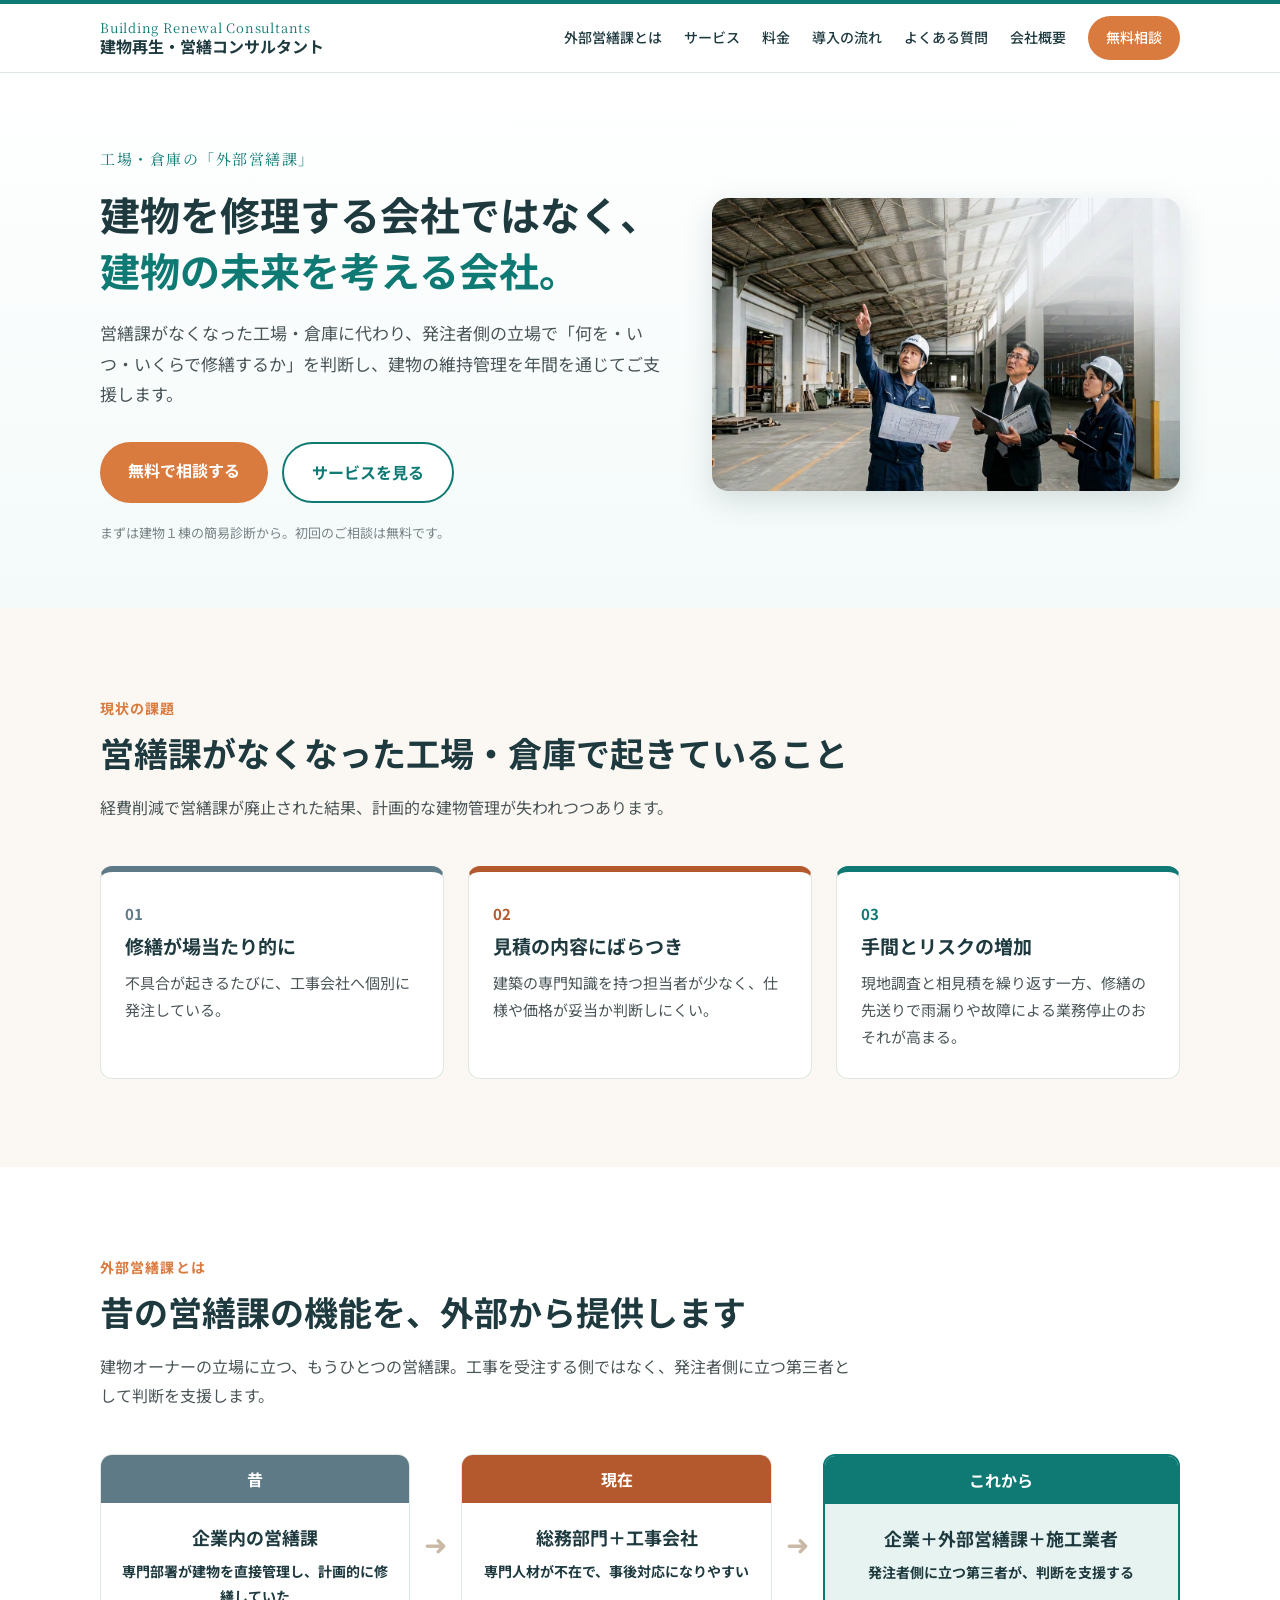
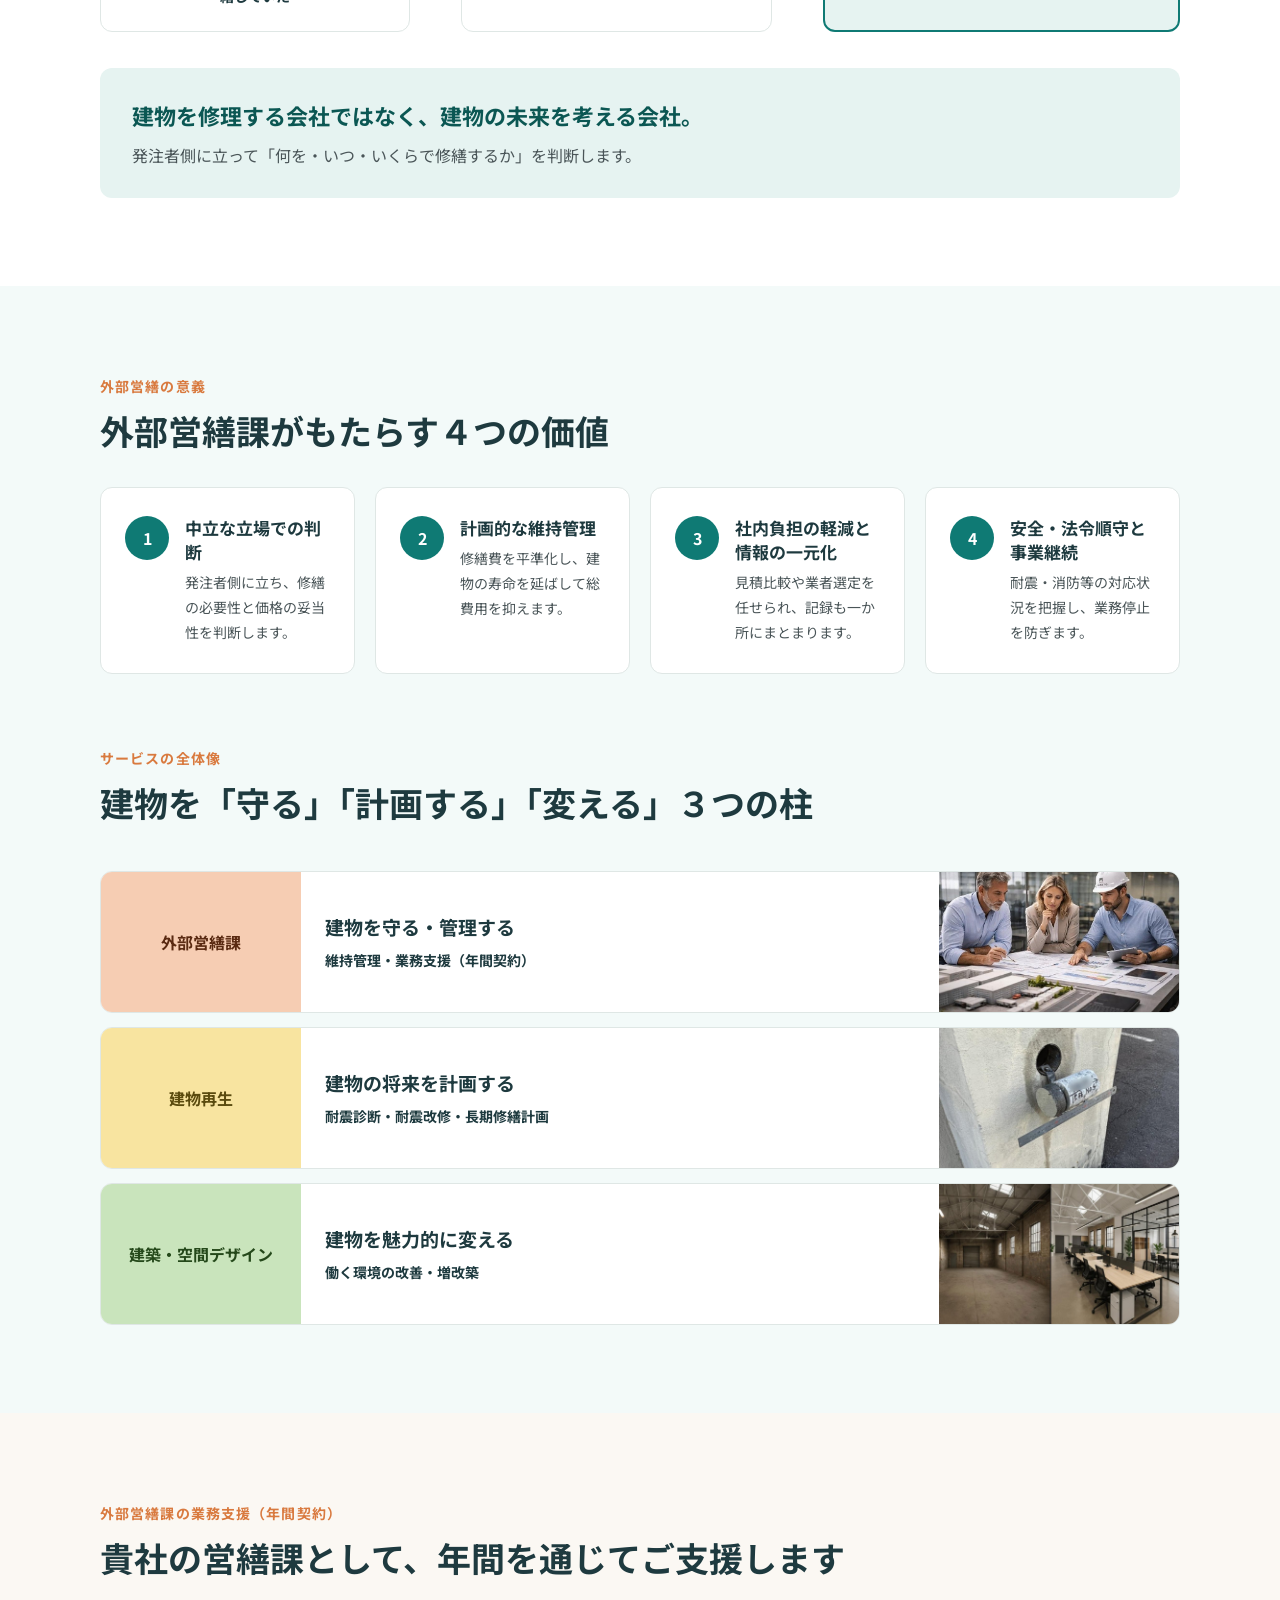
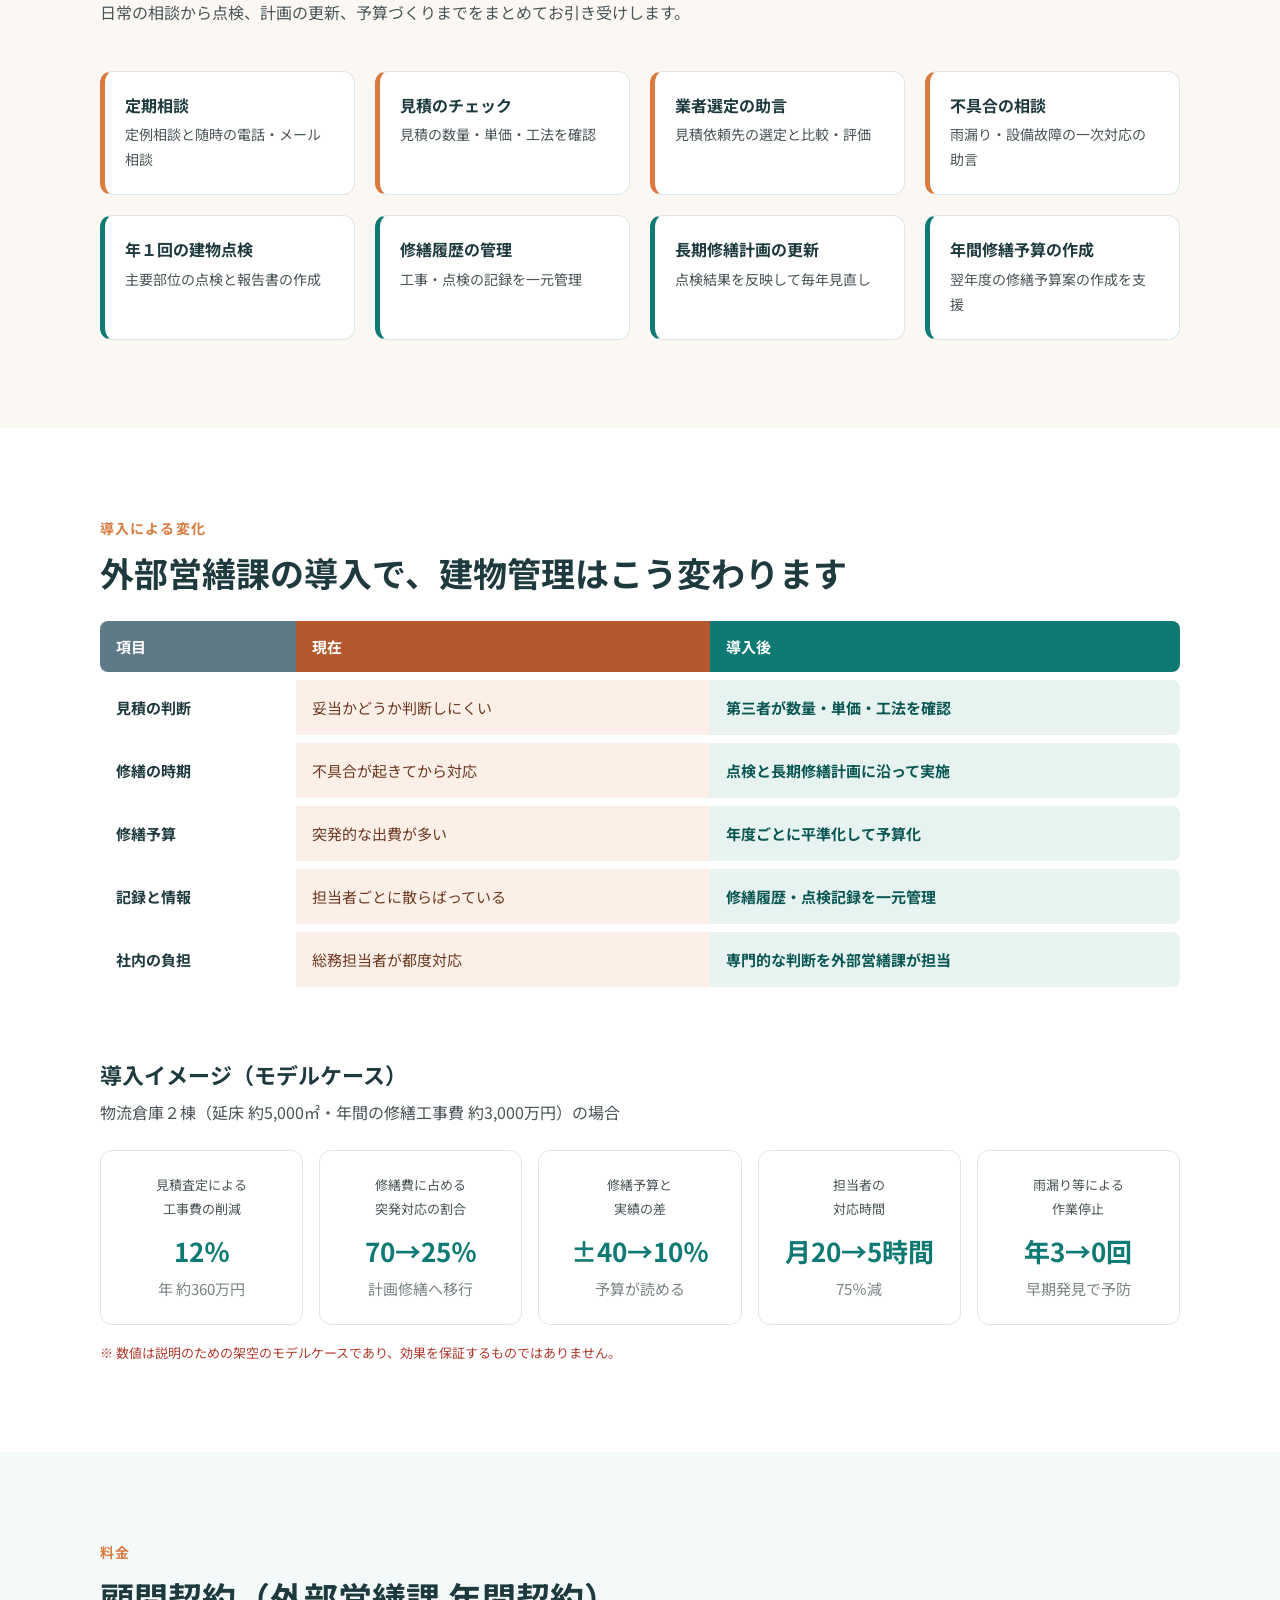
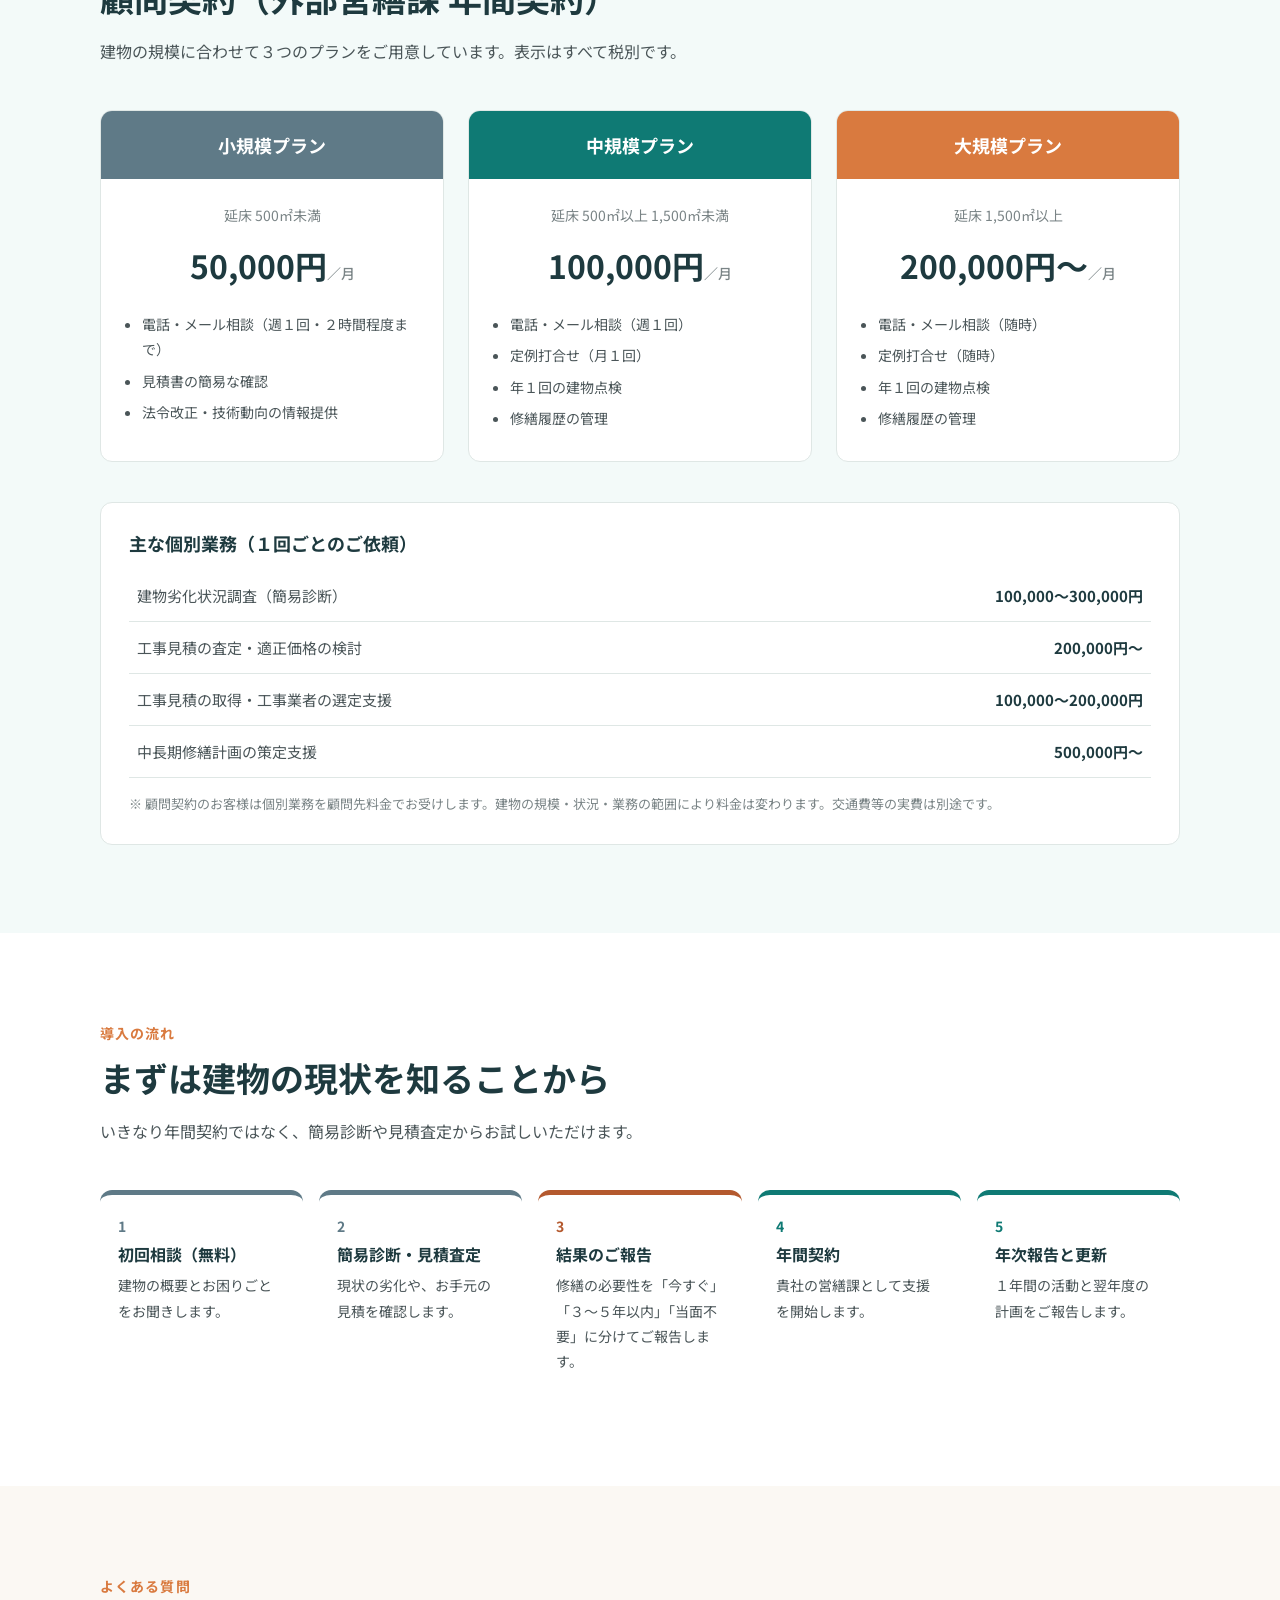
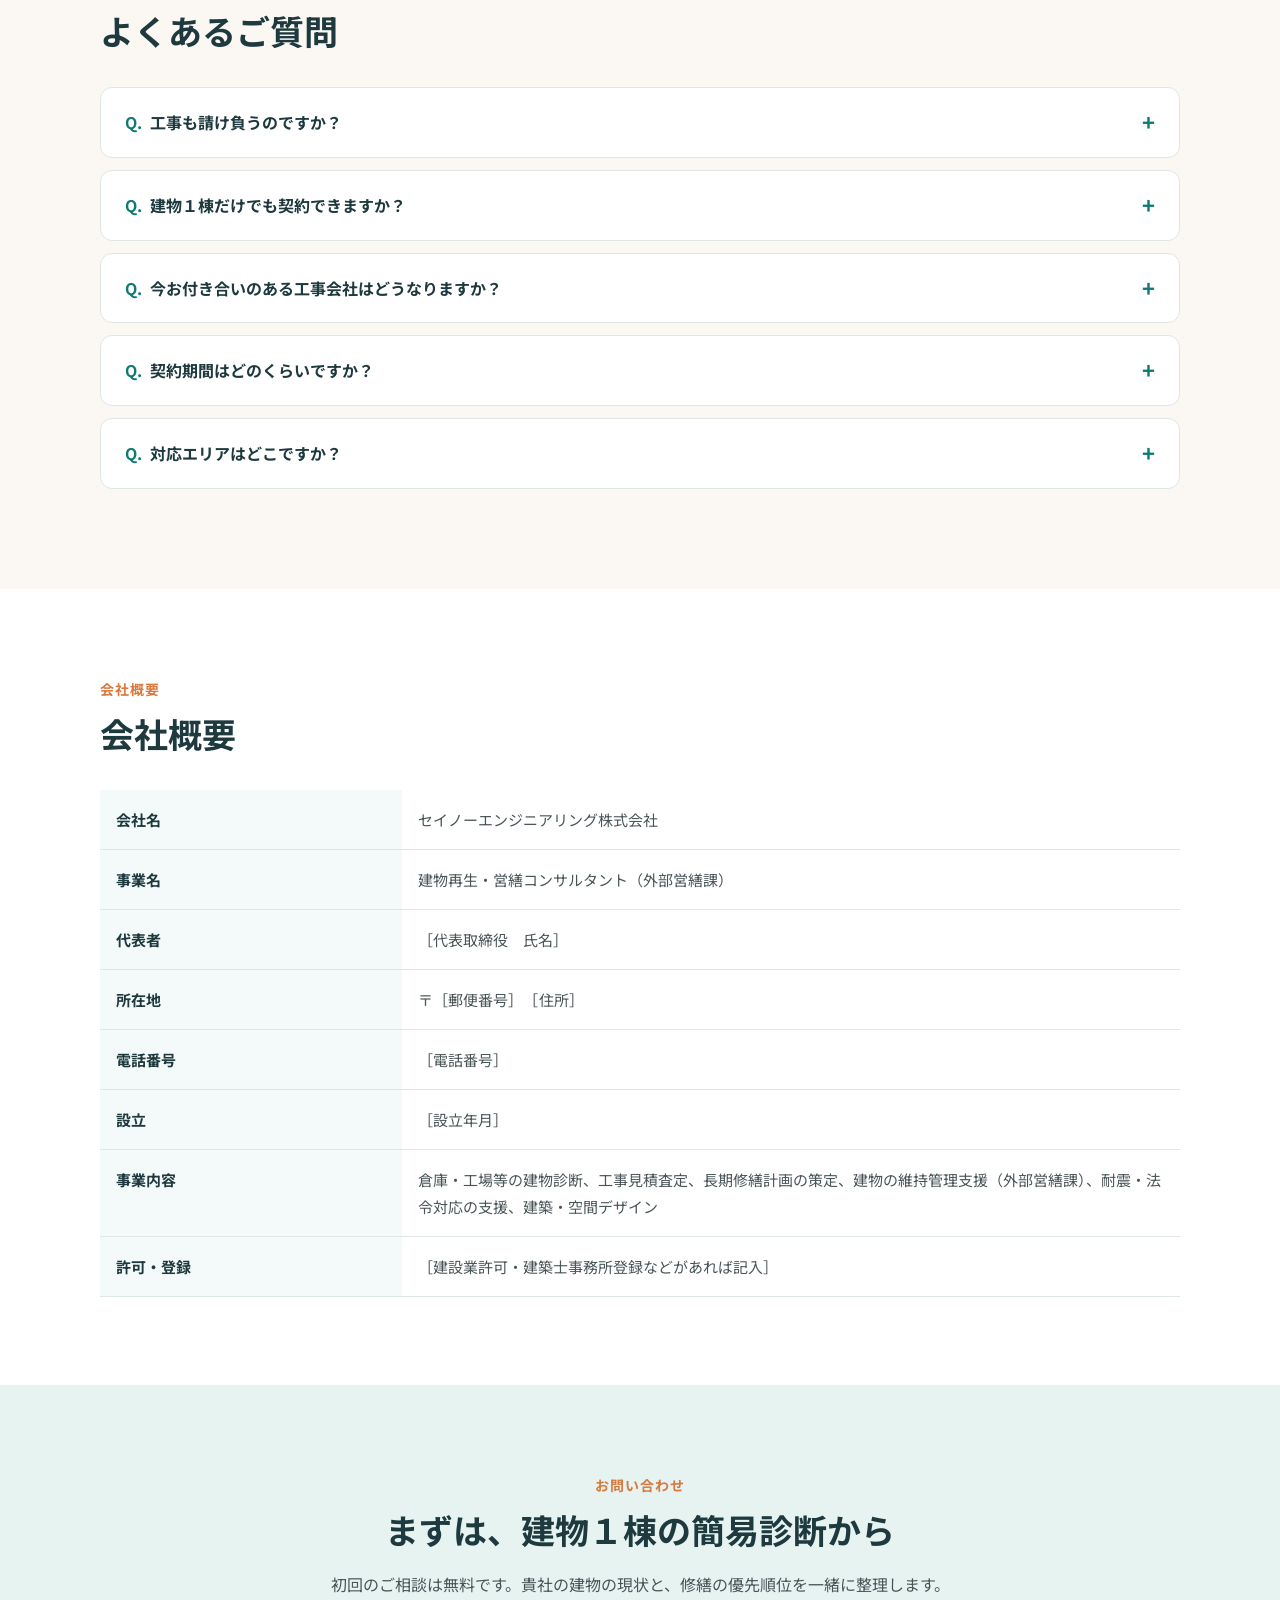
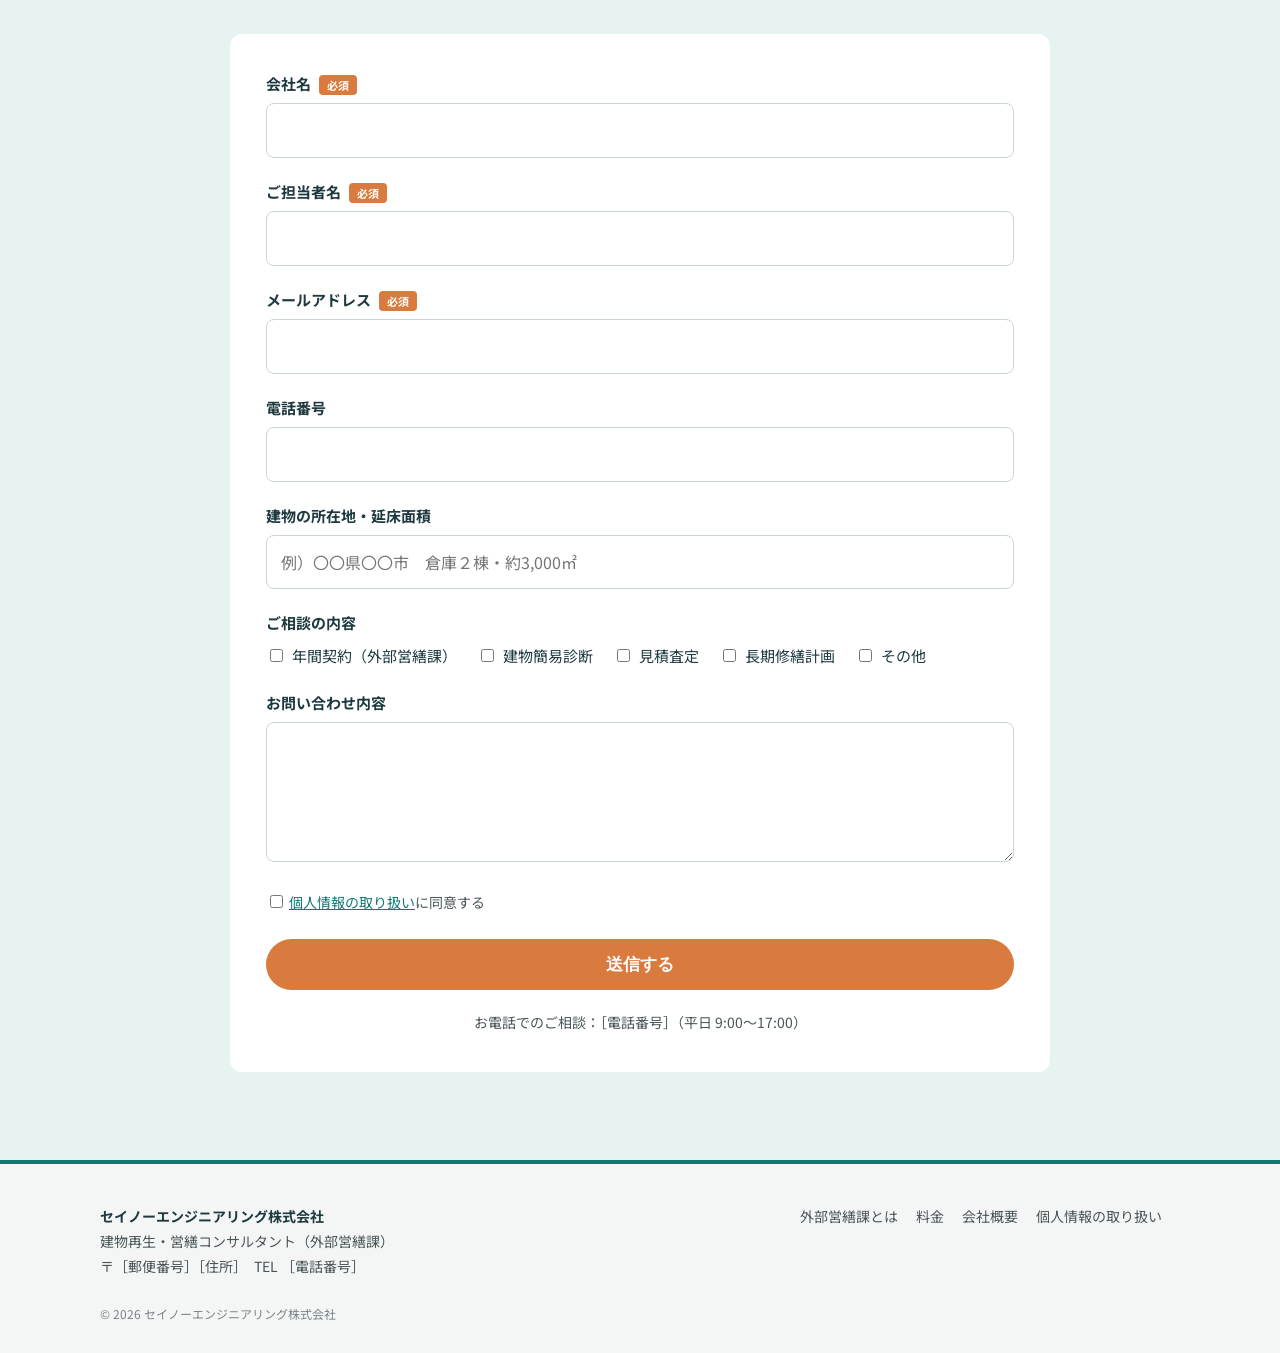
<file: index.html>
<!DOCTYPE html>
<html lang="ja">
<head>
<meta charset="UTF-8">
<meta name="viewport" content="width=device-width, initial-scale=1">
<!-- ▼ 検索結果に表示されるタイトルと説明文（必要に応じて書き換え） -->
<title>外部営繕課｜工場・倉庫の建物管理を発注者側で支援｜セイノーエンジニアリング株式会社</title>
<meta name="description" content="営繕課がなくなった工場・倉庫に代わり、建物診断・見積査定・長期修繕計画・年間の維持管理を発注者側の立場でご支援する「外部営繕課」。初回のご相談は無料です。">
<meta property="og:title" content="外部営繕課｜建物再生・営繕コンサルタント">
<meta property="og:description" content="建物を修理する会社ではなく、建物の未来を考える会社。工場・倉庫の外部営繕課として、何を・いつ・いくらで修繕するかを判断します。">
<meta property="og:type" content="website">
<link rel="preconnect" href="https://fonts.googleapis.com">
<link rel="preconnect" href="https://fonts.gstatic.com" crossorigin>
<link href="https://fonts.googleapis.com/css2?family=Noto+Sans+JP:wght@400;500;700&family=Noto+Serif+JP:wght@500&display=swap" rel="stylesheet">
<link rel="stylesheet" href="css/style.css">
</head>
<body>

<!-- ================= ヘッダー ================= -->
<header class="header">
  <div class="container header__inner">
    <a href="#top" class="logo">
      <span class="logo__en">Building Renewal Consultants</span>
      <span class="logo__ja">建物再生・営繕コンサルタント</span>
    </a>
    <button class="menu-toggle" aria-label="メニュー" aria-expanded="false">☰</button>
    <nav class="nav">
      <a href="#about">外部営繕課とは</a>
      <a href="#service">サービス</a>
      <a href="#price">料金</a>
      <a href="#flow">導入の流れ</a>
      <a href="#faq">よくある質問</a>
      <a href="#company">会社概要</a>
      <a href="#contact" class="btn btn--primary btn--small">無料相談</a>
    </nav>
  </div>
</header>

<main id="top">
<!-- ================= メインビジュアル ================= -->
<section class="hero">
  <div class="container hero__inner">
    <div>
      <p class="hero__en">工場・倉庫の「外部営繕課」</p>
      <h1><span class="nb">建物を修理する会社ではなく、</span><br><span class="nb accent">建物の未来を考える会社。</span></h1>
      <p class="hero__lead">営繕課がなくなった工場・倉庫に代わり、発注者側の立場で「何を・いつ・いくらで修繕するか」を判断し、建物の維持管理を年間を通じてご支援します。</p>
      <div class="hero__buttons">
        <a href="#contact" class="btn btn--primary">無料で相談する</a>
        <a href="#service" class="btn btn--outline">サービスを見る</a>
      </div>
      <p class="hero__note">まずは建物１棟の簡易診断から。初回のご相談は無料です。</p>
    </div>
    <img class="hero__image" src="images/souko.jpg" alt="倉庫の中で、図面を手に建物の状態を確認する外部営繕課のスタッフとお客様">
  </div>
</section>

<!-- ================= 現状の課題 ================= -->
<section class="section section--cream" id="problem">
  <div class="container">
    <p class="eyebrow">現状の課題</p>
    <h2 class="section-title">営繕課がなくなった工場・倉庫で起きていること</h2>
    <p class="section-lead">経費削減で営繕課が廃止された結果、計画的な建物管理が失われつつあります。</p>
    <div class="grid-3">
      <div class="card card--top c-slate">
        <p class="card__num">01</p>
        <h3>修繕が場当たり的に</h3>
        <p>不具合が起きるたびに、工事会社へ個別に発注している。</p>
      </div>
      <div class="card card--top c-rust">
        <p class="card__num">02</p>
        <h3>見積の内容にばらつき</h3>
        <p>建築の専門知識を持つ担当者が少なく、仕様や価格が妥当か判断しにくい。</p>
      </div>
      <div class="card card--top">
        <p class="card__num">03</p>
        <h3>手間とリスクの増加</h3>
        <p>現地調査と相見積を繰り返す一方、修繕の先送りで雨漏りや故障による業務停止のおそれが高まる。</p>
      </div>
    </div>
  </div>
</section>

<!-- ================= 外部営繕課とは ================= -->
<section class="section" id="about">
  <div class="container">
    <p class="eyebrow">外部営繕課とは</p>
    <h2 class="section-title">昔の営繕課の機能を、外部から提供します</h2>
    <p class="section-lead">建物オーナーの立場に立つ、もうひとつの営繕課。工事を受注する側ではなく、発注者側に立つ第三者として判断を支援します。</p>
    <div class="stages">
      <div class="stage stage--old">
        <div class="stage__label">昔</div>
        <div class="stage__body"><h3>企業内の営繕課</h3><p>専門部署が建物を直接管理し、計画的に修繕していた</p></div>
      </div>
      <div class="stage-arrow" aria-hidden="true">➜</div>
      <div class="stage stage--now">
        <div class="stage__label">現在</div>
        <div class="stage__body"><h3>総務部門＋工事会社</h3><p>専門人材が不在で、事後対応になりやすい</p></div>
      </div>
      <div class="stage-arrow" aria-hidden="true">➜</div>
      <div class="stage stage--future">
        <div class="stage__label">これから</div>
        <div class="stage__body"><h3>企業＋外部営繕課＋施工業者</h3><p>発注者側に立つ第三者が、判断を支援する</p></div>
      </div>
    </div>
    <div class="message">
      <strong>建物を修理する会社ではなく、建物の未来を考える会社。</strong>
      <p>発注者側に立って「何を・いつ・いくらで修繕するか」を判断します。</p>
    </div>
  </div>
</section>

<!-- ================= 4つの価値・3つの柱 ================= -->
<section class="section section--mint" id="value">
  <div class="container">
    <p class="eyebrow">外部営繕の意義</p>
    <h2 class="section-title">外部営繕課がもたらす４つの価値</h2>
    <div class="grid-4" style="margin-top:32px">
      <div class="card value"><div class="value__num">1</div><div><h3>中立な立場での判断</h3><p>発注者側に立ち、修繕の必要性と価格の妥当性を判断します。</p></div></div>
      <div class="card value"><div class="value__num">2</div><div><h3>計画的な維持管理</h3><p>修繕費を平準化し、建物の寿命を延ばして総費用を抑えます。</p></div></div>
      <div class="card value"><div class="value__num">3</div><div><h3>社内負担の軽減と情報の一元化</h3><p>見積比較や業者選定を任せられ、記録も一か所にまとまります。</p></div></div>
      <div class="card value"><div class="value__num">4</div><div><h3>安全・法令順守と事業継続</h3><p>耐震・消防等の対応状況を把握し、業務停止を防ぎます。</p></div></div>
    </div>

    <div id="service" style="padding-top:72px">
      <p class="eyebrow">サービスの全体像</p>
      <h2 class="section-title">建物を「守る」「計画する」「変える」３つの柱</h2>
      <div class="pillars">
        <div class="pillar p1"><div class="pillar__name">外部営繕課</div><div class="pillar__text"><div class="pillar__what">建物を守る・管理する</div><div class="pillar__note">維持管理・業務支援（年間契約）</div></div><figure class="pillar__photo"><img src="images/service-meeting.jpg" alt="打合せの様子：図面と資料を囲んで修繕計画を検討する担当者たち" loading="lazy"></figure></div>
        <div class="pillar p2"><div class="pillar__name">建物再生</div><div class="pillar__text"><div class="pillar__what">建物の将来を計画する</div><div class="pillar__note">耐震診断・耐震改修・長期修繕計画</div></div><figure class="pillar__photo"><img src="images/service-seismic.jpg" alt="耐震診断の調査：柱から採取したコンクリートのコア" loading="lazy"></figure></div>
        <div class="pillar p3"><div class="pillar__name">建築・空間デザイン</div><div class="pillar__text"><div class="pillar__what">建物を魅力的に変える</div><div class="pillar__note">働く環境の改善・増改築</div></div><figure class="pillar__photo"><img src="images/service-renewal.jpg" alt="再生のイメージ：古い倉庫を明るいオフィスに改修した前後の比較" loading="lazy"></figure></div>
      </div>
    </div>
  </div>
</section>

<!-- ================= 年間業務支援 ================= -->
<section class="section section--cream" id="support">
  <div class="container">
    <p class="eyebrow">外部営繕課の業務支援（年間契約）</p>
    <h2 class="section-title">貴社の営繕課として、年間を通じてご支援します</h2>
    <p class="section-lead">日常の相談から点検、計画の更新、予算づくりまでをまとめてお引き受けします。</p>
    <div class="grid-4 support">
      <div class="card"><h3>定期相談</h3><p>定例相談と随時の電話・メール相談</p></div>
      <div class="card"><h3>見積のチェック</h3><p>見積の数量・単価・工法を確認</p></div>
      <div class="card"><h3>業者選定の助言</h3><p>見積依頼先の選定と比較・評価</p></div>
      <div class="card"><h3>不具合の相談</h3><p>雨漏り・設備故障の一次対応の助言</p></div>
      <div class="card"><h3>年１回の建物点検</h3><p>主要部位の点検と報告書の作成</p></div>
      <div class="card"><h3>修繕履歴の管理</h3><p>工事・点検の記録を一元管理</p></div>
      <div class="card"><h3>長期修繕計画の更新</h3><p>点検結果を反映して毎年見直し</p></div>
      <div class="card"><h3>年間修繕予算の作成</h3><p>翌年度の修繕予算案の作成を支援</p></div>
    </div>
  </div>
</section>

<!-- ================= 導入による変化・導入イメージ ================= -->
<section class="section" id="change">
  <div class="container">
    <p class="eyebrow">導入による変化</p>
    <h2 class="section-title">外部営繕課の導入で、建物管理はこう変わります</h2>
    <div class="table-wrap">
      <table class="compare">
        <thead><tr><th>項目</th><th>現在</th><th>導入後</th></tr></thead>
        <tbody>
          <tr><td>見積の判断</td><td>妥当かどうか判断しにくい</td><td>第三者が数量・単価・工法を確認</td></tr>
          <tr><td>修繕の時期</td><td>不具合が起きてから対応</td><td>点検と長期修繕計画に沿って実施</td></tr>
          <tr><td>修繕予算</td><td>突発的な出費が多い</td><td>年度ごとに平準化して予算化</td></tr>
          <tr><td>記録と情報</td><td>担当者ごとに散らばっている</td><td>修繕履歴・点検記録を一元管理</td></tr>
          <tr><td>社内の負担</td><td>総務担当者が都度対応</td><td>専門的な判断を外部営繕課が担当</td></tr>
        </tbody>
      </table>
    </div>

    <h3 style="font-size:22px;margin:64px 0 8px">導入イメージ（モデルケース）</h3>
    <p style="margin-bottom:24px">物流倉庫２棟（延床 約5,000㎡・年間の修繕工事費 約3,000万円）の場合</p>
    <div class="kpis">
      <div class="kpi"><p class="kpi__label">見積査定による<br>工事費の削減</p><p class="kpi__value"><strong>12％</strong>年 約360万円</p></div>
      <div class="kpi"><p class="kpi__label">修繕費に占める<br>突発対応の割合</p><p class="kpi__value"><strong>70→25％</strong>計画修繕へ移行</p></div>
      <div class="kpi"><p class="kpi__label">修繕予算と<br>実績の差</p><p class="kpi__value"><strong>±40→10％</strong>予算が読める</p></div>
      <div class="kpi"><p class="kpi__label">担当者の<br>対応時間</p><p class="kpi__value"><strong>月20→5時間</strong>75％減</p></div>
      <div class="kpi"><p class="kpi__label">雨漏り等による<br>作業停止</p><p class="kpi__value"><strong>年3→0回</strong>早期発見で予防</p></div>
    </div>
    <p class="disclaimer">※ 数値は説明のための架空のモデルケースであり、効果を保証するものではありません。</p>
  </div>
</section>

<!-- ================= 料金 ================= -->
<!-- ▼ 料金を掲載しない場合は、このセクション（id="price"）を丸ごと削除し、ナビの「料金」も消してください -->
<section class="section section--mint" id="price">
  <div class="container">
    <p class="eyebrow">料金</p>
    <h2 class="section-title">顧問契約（外部営繕課 年間契約）</h2>
    <p class="section-lead">建物の規模に合わせて３つのプランをご用意しています。表示はすべて税別です。</p>
    <div class="plans">
      <div class="plan plan--s">
        <div class="plan__head">小規模プラン</div>
        <div class="plan__body">
          <p class="plan__area">延床 500㎡未満</p>
          <p class="plan__price">50,000円<small>／月</small></p>
          <ul><li>電話・メール相談（週１回・２時間程度まで）</li><li>見積書の簡易な確認</li><li>法令改正・技術動向の情報提供</li></ul>
        </div>
      </div>
      <div class="plan plan--m">
        <div class="plan__head">中規模プラン</div>
        <div class="plan__body">
          <p class="plan__area">延床 500㎡以上 1,500㎡未満</p>
          <p class="plan__price">100,000円<small>／月</small></p>
          <ul><li>電話・メール相談（週１回）</li><li>定例打合せ（月１回）</li><li>年１回の建物点検</li><li>修繕履歴の管理</li></ul>
        </div>
      </div>
      <div class="plan plan--l">
        <div class="plan__head">大規模プラン</div>
        <div class="plan__body">
          <p class="plan__area">延床 1,500㎡以上</p>
          <p class="plan__price">200,000円～<small>／月</small></p>
          <ul><li>電話・メール相談（随時）</li><li>定例打合せ（随時）</li><li>年１回の建物点検</li><li>修繕履歴の管理</li></ul>
        </div>
      </div>
    </div>
    <div class="price-list">
      <h3>主な個別業務（１回ごとのご依頼）</h3>
      <table>
        <tr><td>建物劣化状況調査（簡易診断）</td><td>100,000～300,000円</td></tr>
        <tr><td>工事見積の査定・適正価格の検討</td><td>200,000円～</td></tr>
        <tr><td>工事見積の取得・工事業者の選定支援</td><td>100,000～200,000円</td></tr>
        <tr><td>中長期修繕計画の策定支援</td><td>500,000円～</td></tr>
      </table>
      <p class="price-note">※ 顧問契約のお客様は個別業務を顧問先料金でお受けします。建物の規模・状況・業務の範囲により料金は変わります。交通費等の実費は別途です。</p>
    </div>
  </div>
</section>

<!-- ================= 導入の流れ ================= -->
<section class="section" id="flow">
  <div class="container">
    <p class="eyebrow">導入の流れ</p>
    <h2 class="section-title">まずは建物の現状を知ることから</h2>
    <p class="section-lead">いきなり年間契約ではなく、簡易診断や見積査定からお試しいただけます。</p>
    <div class="flow">
      <div class="step"><p class="step__num">1</p><h3>初回相談（無料）</h3><p>建物の概要とお困りごとをお聞きします。</p></div>
      <div class="step"><p class="step__num">2</p><h3>簡易診断・見積査定</h3><p>現状の劣化や、お手元の見積を確認します。</p></div>
      <div class="step"><p class="step__num">3</p><h3>結果のご報告</h3><p>修繕の必要性を「今すぐ」「３〜５年以内」「当面不要」に分けてご報告します。</p></div>
      <div class="step"><p class="step__num">4</p><h3>年間契約</h3><p>貴社の営繕課として支援を開始します。</p></div>
      <div class="step"><p class="step__num">5</p><h3>年次報告と更新</h3><p>１年間の活動と翌年度の計画をご報告します。</p></div>
    </div>
  </div>
</section>

<!-- ================= よくある質問 ================= -->
<section class="section section--cream faq" id="faq">
  <div class="container">
    <p class="eyebrow">よくある質問</p>
    <h2 class="section-title">よくあるご質問</h2>
    <div style="margin-top:32px">
      <details><summary>工事も請け負うのですか？</summary><p>外部営繕課は発注者側の立場で判断・支援を行うサービスです。工事は貴社が選ばれた施工業者に発注していただきます。当社や関係会社が工事を受注する場合は、事前にその旨をお知らせし、ご承諾をいただいたうえで行います。</p></details>
      <details><summary>建物１棟だけでも契約できますか？</summary><p>はい、１棟からご契約いただけます。延床面積に応じたプランをご提案します。複数施設の場合は施設数に応じてお見積りします。</p></details>
      <details><summary>今お付き合いのある工事会社はどうなりますか？</summary><p>引き続きお付き合いいただけます。当社は見積の妥当性の確認や仕様の整理を行い、貴社と工事会社の間の判断を支援します。</p></details>
      <details><summary>契約期間はどのくらいですか？</summary><p>年間契約（１年間）です。期間満了の１ヶ月前までにお申し出がない場合は自動更新となります。</p></details>
      <details><summary>対応エリアはどこですか？</summary><p>［対応エリアを記入：例）〇〇県全域、及び近隣県］。エリア外の場合もご相談ください。</p></details>
    </div>
  </div>
</section>

<!-- ================= 会社概要 ================= -->
<section class="section" id="company">
  <div class="container">
    <p class="eyebrow">会社概要</p>
    <h2 class="section-title">会社概要</h2>
    <!-- ▼ ［ ］内を実際の内容に書き換えてください -->
    <table class="company" style="margin-top:32px">
      <tr><th>会社名</th><td>セイノーエンジニアリング株式会社</td></tr>
      <tr><th>事業名</th><td>建物再生・営繕コンサルタント（外部営繕課）</td></tr>
      <tr><th>代表者</th><td>［代表取締役　氏名］</td></tr>
      <tr><th>所在地</th><td>〒［郵便番号］　［住所］</td></tr>
      <tr><th>電話番号</th><td>［電話番号］</td></tr>
      <tr><th>設立</th><td>［設立年月］</td></tr>
      <tr><th>事業内容</th><td>倉庫・工場等の建物診断、工事見積査定、長期修繕計画の策定、建物の維持管理支援（外部営繕課）、耐震・法令対応の支援、建築・空間デザイン</td></tr>
      <tr><th>許可・登録</th><td>［建設業許可・建築士事務所登録などがあれば記入］</td></tr>
    </table>
  </div>
</section>

<!-- ================= お問い合わせ ================= -->
<section class="section contact" id="contact">
  <div class="container">
    <div style="text-align:center;margin-bottom:36px">
      <p class="eyebrow">お問い合わせ</p>
      <h2 class="section-title">まずは、建物１棟の簡易診断から</h2>
      <p>初回のご相談は無料です。貴社の建物の現状と、修繕の優先順位を一緒に整理します。</p>
    </div>
    <!-- ▼ action="" に、フォーム送信サービス（Formspree等）で発行された送信先URLを入れてください（手順シート参照） -->
    <form class="form" action="#" method="POST">
      <div class="form__row"><label for="company">会社名<span class="req">必須</span></label><input type="text" id="company" name="会社名" required></div>
      <div class="form__row"><label for="name">ご担当者名<span class="req">必須</span></label><input type="text" id="name" name="ご担当者名" required></div>
      <div class="form__row"><label for="email">メールアドレス<span class="req">必須</span></label><input type="email" id="email" name="メールアドレス" required></div>
      <div class="form__row"><label for="tel">電話番号</label><input type="tel" id="tel" name="電話番号"></div>
      <div class="form__row"><label for="area">建物の所在地・延床面積</label><input type="text" id="area" name="建物の所在地・延床面積" placeholder="例）〇〇県〇〇市　倉庫２棟・約3,000㎡"></div>
      <div class="form__row">
        <label>ご相談の内容</label>
        <div class="checks">
          <label><input type="checkbox" name="相談内容" value="年間契約（外部営繕課）"> 年間契約（外部営繕課）</label>
          <label><input type="checkbox" name="相談内容" value="建物簡易診断"> 建物簡易診断</label>
          <label><input type="checkbox" name="相談内容" value="見積査定"> 見積査定</label>
          <label><input type="checkbox" name="相談内容" value="長期修繕計画"> 長期修繕計画</label>
          <label><input type="checkbox" name="相談内容" value="その他"> その他</label>
        </div>
      </div>
      <div class="form__row"><label for="message">お問い合わせ内容</label><textarea id="message" name="お問い合わせ内容"></textarea></div>
      <p class="form__agree"><label><input type="checkbox" required> <a href="privacy.html" target="_blank">個人情報の取り扱い</a>に同意する</label></p>
      <button type="submit" class="btn btn--primary">送信する</button>
      <p class="form__tel">お電話でのご相談：［電話番号］（平日 9:00〜17:00）</p>
    </form>
  </div>
</section>
</main>

<!-- ================= フッター ================= -->
<footer class="footer">
  <div class="container">
    <div class="footer__inner">
      <div>
        <p style="font-weight:700;color:var(--ink)">セイノーエンジニアリング株式会社</p>
        <p>建物再生・営繕コンサルタント（外部営繕課）</p>
        <p>〒［郵便番号］［住所］　TEL ［電話番号］</p>
      </div>
      <div>
        <a href="#about">外部営繕課とは</a><a href="#price">料金</a><a href="#company">会社概要</a><a href="privacy.html">個人情報の取り扱い</a>
      </div>
    </div>
    <p class="copyright">© <span id="year"></span> セイノーエンジニアリング株式会社</p>
  </div>
</footer>

<script src="js/main.js"></script>
</body>
</html>
</file>
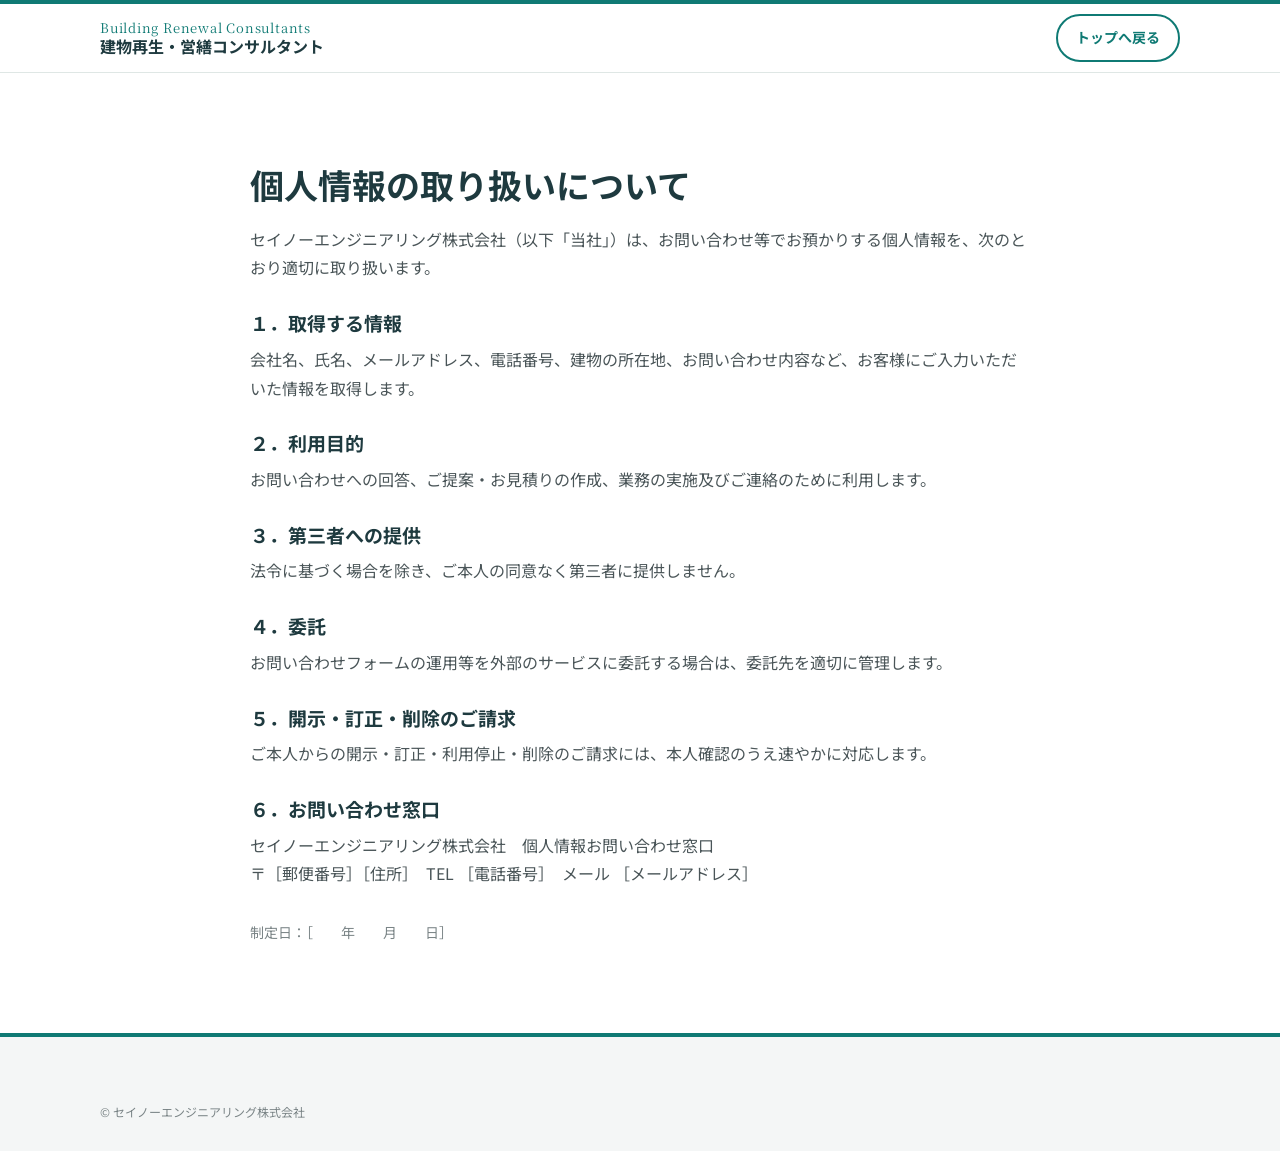
<file: privacy.html>
<!DOCTYPE html>
<html lang="ja">
<head>
<meta charset="UTF-8">
<meta name="viewport" content="width=device-width, initial-scale=1">
<title>個人情報の取り扱い｜セイノーエンジニアリング株式会社</title>
<link href="https://fonts.googleapis.com/css2?family=Noto+Sans+JP:wght@400;500;700&family=Noto+Serif+JP:wght@500&display=swap" rel="stylesheet">
<link rel="stylesheet" href="css/style.css">
</head>
<body>
<header class="header">
  <div class="container header__inner">
    <a href="index.html" class="logo"><span class="logo__en">Building Renewal Consultants</span><span class="logo__ja">建物再生・営繕コンサルタント</span></a>
    <a href="index.html" class="btn btn--outline btn--small">トップへ戻る</a>
  </div>
</header>
<main class="section">
  <div class="container" style="max-width:820px">
    <h1 class="section-title">個人情報の取り扱いについて</h1>
    <!-- ▼ 内容は一般的な例です。自社の実態に合わせて確認・修正してください -->
    <p style="margin-bottom:24px">セイノーエンジニアリング株式会社（以下「当社」）は、お問い合わせ等でお預かりする個人情報を、次のとおり適切に取り扱います。</p>
    <h2 style="font-size:19px;margin:28px 0 8px">１．取得する情報</h2>
    <p>会社名、氏名、メールアドレス、電話番号、建物の所在地、お問い合わせ内容など、お客様にご入力いただいた情報を取得します。</p>
    <h2 style="font-size:19px;margin:28px 0 8px">２．利用目的</h2>
    <p>お問い合わせへの回答、ご提案・お見積りの作成、業務の実施及びご連絡のために利用します。</p>
    <h2 style="font-size:19px;margin:28px 0 8px">３．第三者への提供</h2>
    <p>法令に基づく場合を除き、ご本人の同意なく第三者に提供しません。</p>
    <h2 style="font-size:19px;margin:28px 0 8px">４．委託</h2>
    <p>お問い合わせフォームの運用等を外部のサービスに委託する場合は、委託先を適切に管理します。</p>
    <h2 style="font-size:19px;margin:28px 0 8px">５．開示・訂正・削除のご請求</h2>
    <p>ご本人からの開示・訂正・利用停止・削除のご請求には、本人確認のうえ速やかに対応します。</p>
    <h2 style="font-size:19px;margin:28px 0 8px">６．お問い合わせ窓口</h2>
    <p>セイノーエンジニアリング株式会社　個人情報お問い合わせ窓口<br>〒［郵便番号］［住所］　TEL ［電話番号］　メール ［メールアドレス］</p>
    <p style="margin-top:32px;color:var(--muted);font-size:14px">制定日：［　　年　　月　　日］</p>
  </div>
</main>
<footer class="footer"><div class="container"><p class="copyright">© セイノーエンジニアリング株式会社</p></div></footer>
</body>
</html>
</file>
<file: css/style.css>
/* =========================================================
   建物再生・営繕コンサルタント（外部営繕課）  style.css
   色を変える場合は :root の値を書き換えてください
   ========================================================= */
:root {
  --ink: #1e3a3f;        /* 見出し・本文の濃い色 */
  --body: #4a5558;       /* 本文 */
  --muted: #7a8486;      /* 補足 */
  --teal: #0f7a74;       /* メインカラー */
  --teal-dark: #0b5753;
  --orange: #d97a3f;     /* アクセント */
  --rust: #b4592e;
  --slate: #5f7a87;
  --cream: #fbf8f3;      /* 背景（クリーム） */
  --mint: #e6f3f1;       /* 背景（ミント） */
  --mint2: #f3faf9;
  --peach: #fbefe7;
  --white: #ffffff;
  --line: #dfe7e5;
  --radius: 12px;
  --max: 1120px;
}

* { box-sizing: border-box; }
html { scroll-behavior: smooth; scroll-padding-top: 80px; }
body {
  margin: 0;
  font-family: "Noto Sans JP", "Hiragino Kaku Gothic ProN", "Yu Gothic", Meiryo, sans-serif;
  color: var(--body);
  background: var(--white);
  line-height: 1.8;
  font-size: 16px;
  -webkit-font-smoothing: antialiased;
}
img { max-width: 100%; height: auto; display: block; }
a { color: var(--teal); }
h1, h2, h3 { color: var(--ink); line-height: 1.4; margin: 0; }
p { margin: 0; }

.container { width: 100%; max-width: var(--max); margin: 0 auto; padding: 0 20px; }
.section { padding: 88px 0; }
.section--cream { background: var(--cream); }
.section--mint { background: var(--mint2); }
.eyebrow { color: var(--orange); font-weight: 700; font-size: 14px; letter-spacing: .08em; margin-bottom: 8px; }
.section-title { font-size: clamp(24px, 3.2vw, 34px); font-weight: 700; margin-bottom: 16px; }
.section-lead { max-width: 760px; margin-bottom: 44px; }

/* ---------- Header ---------- */
.header {
  position: sticky; top: 0; z-index: 50;
  background: rgba(255,255,255,.96);
  border-bottom: 1px solid var(--line);
  backdrop-filter: blur(6px);
}
.header::before { content: ""; display: block; height: 4px; background: var(--teal); }
.header__inner { display: flex; align-items: center; justify-content: space-between; height: 68px; gap: 16px; }
.logo { text-decoration: none; color: var(--ink); line-height: 1.25; }
.logo__en { display: block; font-family: "Noto Serif JP", serif; font-size: 13px; letter-spacing: .06em; color: var(--teal); }
.logo__ja { display: block; font-weight: 700; font-size: 16px; }
.nav { display: flex; align-items: center; gap: 22px; }
.nav a { text-decoration: none; color: var(--ink); font-size: 14px; font-weight: 500; }
.nav a:hover { color: var(--teal); }
.nav .btn { color: var(--white); }
.menu-toggle { display: none; background: none; border: 0; font-size: 26px; color: var(--ink); cursor: pointer; }

/* ---------- Buttons ---------- */
.btn {
  display: inline-block; text-decoration: none; font-weight: 700;
  padding: 14px 28px; border-radius: 999px; transition: .2s; text-align: center;
}
.btn--primary { background: var(--orange); color: var(--white); }
.btn--primary:hover { background: var(--rust); }
.btn--outline { border: 2px solid var(--teal); color: var(--teal); background: var(--white); }
.btn--outline:hover { background: var(--teal); color: var(--white); }
.btn--small { padding: 9px 18px; font-size: 14px; }

/* ---------- Hero ---------- */
.hero { background: linear-gradient(180deg, var(--white) 0%, var(--mint2) 100%); padding: 72px 0 64px; overflow: hidden; }
.hero__inner { display: grid; grid-template-columns: minmax(0,1.1fr) minmax(0,.9fr); gap: 40px; align-items: center; }
.hero__inner > *, .grid-3 > *, .grid-4 > * { min-width: 0; }
.hero__en { font-family: "Noto Serif JP", serif; color: var(--teal); letter-spacing: .1em; font-size: 15px; margin-bottom: 14px; }
.hero h1 { font-size: clamp(24px, 3.4vw, 40px); font-weight: 700; margin-bottom: 20px; }
.hero h1 .nb { display: inline-block; }
.hero h1 .accent { color: var(--teal); }
.hero__lead { font-size: 17px; margin-bottom: 32px; max-width: 560px; }
.hero__buttons { display: flex; gap: 14px; flex-wrap: wrap; }
.hero__image { width: 100%; aspect-ratio: 16 / 10; object-fit: cover; border-radius: 16px; box-shadow: 0 10px 30px rgba(30,58,63,.15); }
.hero__note { margin-top: 18px; font-size: 13px; color: var(--muted); }

/* ---------- Cards ---------- */
.grid-3 { display: grid; grid-template-columns: repeat(3, 1fr); gap: 24px; }
.grid-4 { display: grid; grid-template-columns: repeat(4, 1fr); gap: 20px; }
.card { background: var(--white); border-radius: var(--radius); padding: 28px 24px; border: 1px solid var(--line); }
.card--top { border-top: 6px solid var(--teal); }
.card__num { font-weight: 700; color: var(--teal); font-size: 14px; margin-bottom: 6px; }
.card h3 { font-size: 19px; margin-bottom: 10px; }
.card p { font-size: 15px; }
.c-slate { border-top-color: var(--slate); } .c-slate .card__num { color: var(--slate); }
.c-rust { border-top-color: var(--rust); } .c-rust .card__num { color: var(--rust); }

/* ---------- 位置づけ ---------- */
.stages { display: grid; grid-template-columns: 1fr auto 1fr auto 1.15fr; gap: 14px; align-items: stretch; }
.stage { background: var(--white); border-radius: var(--radius); overflow: hidden; border: 1px solid var(--line); text-align: center; }
.stage__label { color: var(--white); font-weight: 700; padding: 10px; }
.stage__body { padding: 22px 18px; }
.stage__body h3 { font-size: 18px; margin-bottom: 8px; }
.stage__body p { font-size: 14px; font-weight: 700; color: var(--ink); }
.stage--now .stage__label { background: var(--rust); }
.stage--old .stage__label { background: var(--slate); }
.stage--future { border: 2px solid var(--teal); background: var(--mint); }
.stage--future .stage__label { background: var(--teal); }
.stage--future .stage__body { background: var(--mint); }
.stage-arrow { align-self: center; color: #c9b9a6; font-size: 28px; }
.message { margin-top: 36px; background: var(--mint); border-radius: var(--radius); padding: 28px 32px; }
.message strong { display: block; color: var(--teal-dark); font-size: clamp(18px, 2.2vw, 22px); margin-bottom: 6px; }

/* ---------- 価値 ---------- */
.value { display: flex; gap: 16px; }
.value__num {
  flex: 0 0 44px; height: 44px; border-radius: 50%;
  background: var(--teal); color: var(--white); font-weight: 700;
  display: flex; align-items: center; justify-content: center;
}
.value h3 { font-size: 17px; margin-bottom: 6px; }
.value p { font-size: 14px; }

/* ---------- 3本柱 ---------- */
.pillars { display: grid; gap: 14px; margin-top: 44px; }
.pillar { display: grid; grid-template-columns: 200px minmax(0,1fr) 240px; background: var(--white); border-radius: var(--radius); overflow: hidden; border: 1px solid var(--line); }
.pillar__text { display: flex; flex-direction: column; justify-content: center; padding: 12px 24px; gap: 4px; }
.pillar__text .pillar__what, .pillar__text .pillar__note { padding: 0; }
.pillar__what { font-size: 19px !important; }
.pillar__photo { margin: 0; height: 140px; }
.pillar__photo img { width: 100%; height: 100%; object-fit: cover; display: block; }
.pillars { gap: 14px !important; }
.pillar__name { white-space: nowrap; font-weight: 700; display: flex; align-items: center; justify-content: center; padding: 18px; text-align: center; }
.pillar__what { font-weight: 700; color: var(--ink); font-size: 18px; padding: 18px 24px; display: flex; align-items: center; }
.pillar__note { padding: 18px 24px; font-size: 14px; font-weight: 700; color: var(--ink); display: flex; align-items: center; }
.p1 .pillar__name { background: #f6cdb3; color: #5a2a12; }
.p2 .pillar__name { background: #f8e4a0; color: #5a4a0e; }
.p3 .pillar__name { background: #c9e4bc; color: #24481a; }

/* ---------- 年間支援 ---------- */
.support .card { padding: 22px 20px; border-left: 5px solid var(--orange); }
.support .card:nth-child(n+5) { border-left-color: var(--teal); }
.support h3 { font-size: 16px; margin-bottom: 6px; }
.support p { font-size: 14px; }

/* ---------- 比較表 ---------- */
.table-wrap { overflow-x: auto; }
.compare { width: 100%; border-collapse: separate; border-spacing: 0 8px; min-width: 640px; }
.compare th { color: var(--white); padding: 12px 16px; font-size: 15px; text-align: left; }
.compare th:nth-child(1) { background: var(--slate); border-radius: 8px 0 0 8px; }
.compare th:nth-child(2) { background: var(--rust); }
.compare th:nth-child(3) { background: var(--teal); border-radius: 0 8px 8px 0; }
.compare td { padding: 14px 16px; background: var(--white); font-size: 15px; }
.compare td:nth-child(1) { font-weight: 700; color: var(--ink); border-radius: 8px 0 0 8px; }
.compare td:nth-child(2) { background: var(--peach); color: #6e3a22; }
.compare td:nth-child(3) { background: var(--mint); color: var(--teal-dark); font-weight: 700; border-radius: 0 8px 8px 0; }

/* ---------- モデルケース ---------- */
.kpis { display: grid; grid-template-columns: repeat(5, 1fr); gap: 16px; }
.kpi { background: var(--white); border-radius: var(--radius); padding: 22px 16px; text-align: center; border: 1px solid var(--line); }
.kpi__label { font-size: 13px; color: var(--body); min-height: 40px; }
.kpi__value { font-size: 15px; color: var(--muted); margin-top: 8px; }
.kpi__value strong { display: block; font-size: 26px; color: var(--teal); }
.disclaimer { margin-top: 16px; font-size: 13px; color: #b03a2e; }

/* ---------- 料金 ---------- */
.plans { display: grid; grid-template-columns: repeat(3, 1fr); gap: 24px; }
.plan { background: var(--white); border-radius: var(--radius); border: 1px solid var(--line); overflow: hidden; display: flex; flex-direction: column; }
.plan__head { color: var(--white); padding: 18px; text-align: center; font-weight: 700; font-size: 18px; }
.plan--s .plan__head { background: var(--slate); }
.plan--m .plan__head { background: var(--teal); }
.plan--l .plan__head { background: var(--orange); }
.plan__body { padding: 24px; flex: 1; }
.plan__area { text-align: center; font-size: 14px; color: var(--muted); }
.plan__price { text-align: center; font-size: 32px; font-weight: 700; color: var(--ink); margin: 8px 0 18px; }
.plan__price small { font-size: 14px; font-weight: 500; color: var(--muted); }
.plan ul { padding-left: 1.2em; margin: 0; font-size: 14px; }
.plan li { margin-bottom: 6px; }
.price-list { margin-top: 40px; background: var(--white); border-radius: var(--radius); border: 1px solid var(--line); padding: 28px; }
.price-list h3 { font-size: 18px; margin-bottom: 14px; }
.price-list table { width: 100%; border-collapse: collapse; font-size: 15px; }
.price-list td { padding: 12px 8px; border-bottom: 1px solid var(--line); }
.price-list td:last-child { text-align: right; font-weight: 700; color: var(--ink); white-space: nowrap; }
.price-note { margin-top: 14px; font-size: 13px; color: var(--muted); }

/* ---------- 導入の流れ ---------- */
.flow { display: grid; grid-template-columns: repeat(5, 1fr); gap: 16px; counter-reset: step; }
.step { background: var(--white); border-radius: var(--radius); padding: 24px 18px; border-top: 5px solid var(--teal); position: relative; }
.step__num { font-size: 32px; font-weight: 700; color: var(--teal); line-height: 1; margin-bottom: 10px; }
.step h3 { font-size: 16px; margin-bottom: 8px; }
.step p { font-size: 14px; }
.step:nth-child(-n+2) { border-top-color: var(--slate); } .step:nth-child(-n+2) .step__num { color: var(--slate); }
.step:nth-child(3) { border-top-color: var(--rust); } .step:nth-child(3) .step__num { color: var(--rust); }

/* ---------- FAQ ---------- */
.faq details { background: var(--white); border: 1px solid var(--line); border-radius: var(--radius); margin-bottom: 12px; padding: 0 24px; }
.faq summary { cursor: pointer; padding: 20px 0; font-weight: 700; color: var(--ink); list-style: none; position: relative; padding-right: 28px; }
.faq summary::-webkit-details-marker { display: none; }
.faq summary::before { content: "Q."; color: var(--teal); margin-right: 8px; }
.faq summary::after { content: "+"; position: absolute; right: 0; color: var(--teal); font-size: 22px; line-height: 1.2; }
.faq details[open] summary::after { content: "−"; }
.faq details p { padding: 0 0 20px; }

/* ---------- 会社概要 ---------- */
.company { width: 100%; border-collapse: collapse; background: var(--white); }
.company th, .company td { border-bottom: 1px solid var(--line); padding: 16px; text-align: left; font-size: 15px; vertical-align: top; }
.company th { width: 28%; color: var(--ink); background: var(--mint2); }

/* ---------- お問い合わせ ---------- */
.contact { background: var(--mint); }
.form { background: var(--white); border-radius: var(--radius); padding: 36px; max-width: 820px; margin: 0 auto; }
.form__row { margin-bottom: 20px; }
.form__row label { display: block; font-weight: 700; color: var(--ink); margin-bottom: 6px; font-size: 15px; }
.req { background: var(--orange); color: var(--white); font-size: 11px; padding: 2px 8px; border-radius: 4px; margin-left: 8px; vertical-align: middle; }
.form input[type=text], .form input[type=email], .form input[type=tel], .form select, .form textarea {
  width: 100%; padding: 12px 14px; border: 1px solid #c9d6d4; border-radius: 8px; font: inherit; color: var(--ink); background: #fff;
}
.form textarea { min-height: 140px; }
.checks { display: flex; flex-wrap: wrap; gap: 8px 20px; font-size: 15px; }
.checks label { font-weight: 400; display: flex; gap: 6px; align-items: center; margin: 0; }
.form__agree { font-size: 14px; margin: 8px 0 24px; }
.form .btn { width: 100%; border: 0; font-size: 17px; cursor: pointer; }
.form__tel { text-align: center; margin-top: 20px; font-size: 14px; }

/* ---------- Footer ---------- */
.footer { background: #f4f6f6; padding: 40px 0 28px; font-size: 14px; border-top: 4px solid var(--teal); }
.footer__inner { display: flex; justify-content: space-between; gap: 20px; flex-wrap: wrap; }
.footer a { color: var(--body); text-decoration: none; margin-right: 18px; }
.copyright { margin-top: 24px; font-size: 12px; color: var(--muted); }

/* ---------- Responsive（スマートフォン・タブレット） ---------- */
@media (max-width: 960px) {
  .grid-4, .kpis { grid-template-columns: repeat(2, 1fr); }
  .flow { grid-template-columns: repeat(2, 1fr); }
  .plans { grid-template-columns: 1fr; max-width: 520px; margin: 0 auto; }
  .pillar { grid-template-columns: minmax(0,1fr); }
  .pillar__photo { min-height: 0; height: 180px; order: -1; }
  .pillar__name { order: -2; }
  .pillar__name { justify-content: flex-start; padding-left: 24px; }
}
@media (max-width: 760px) {
  .section { padding: 64px 0; }
  .hero__inner, .grid-3 { grid-template-columns: minmax(0,1fr); }
  .hero__image { max-width: 100%; margin: 0 auto; }
  .stages { grid-template-columns: 1fr; }
  .stage-arrow { transform: rotate(90deg); justify-self: center; }
  .menu-toggle { display: block; }
  .nav {
    display: none; position: absolute; top: 72px; left: 0; right: 0;
    flex-direction: column; gap: 0; background: var(--white); border-bottom: 1px solid var(--line);
  }
  .nav.is-open { display: flex; }
  .nav a { padding: 14px 20px; width: 100%; border-top: 1px solid var(--line); }
  .nav .btn { border-radius: 0; }
  .form { padding: 24px 18px; }
}
@media (max-width: 480px) {
  .grid-4, .kpis, .flow { grid-template-columns: 1fr; }
}
</file>
